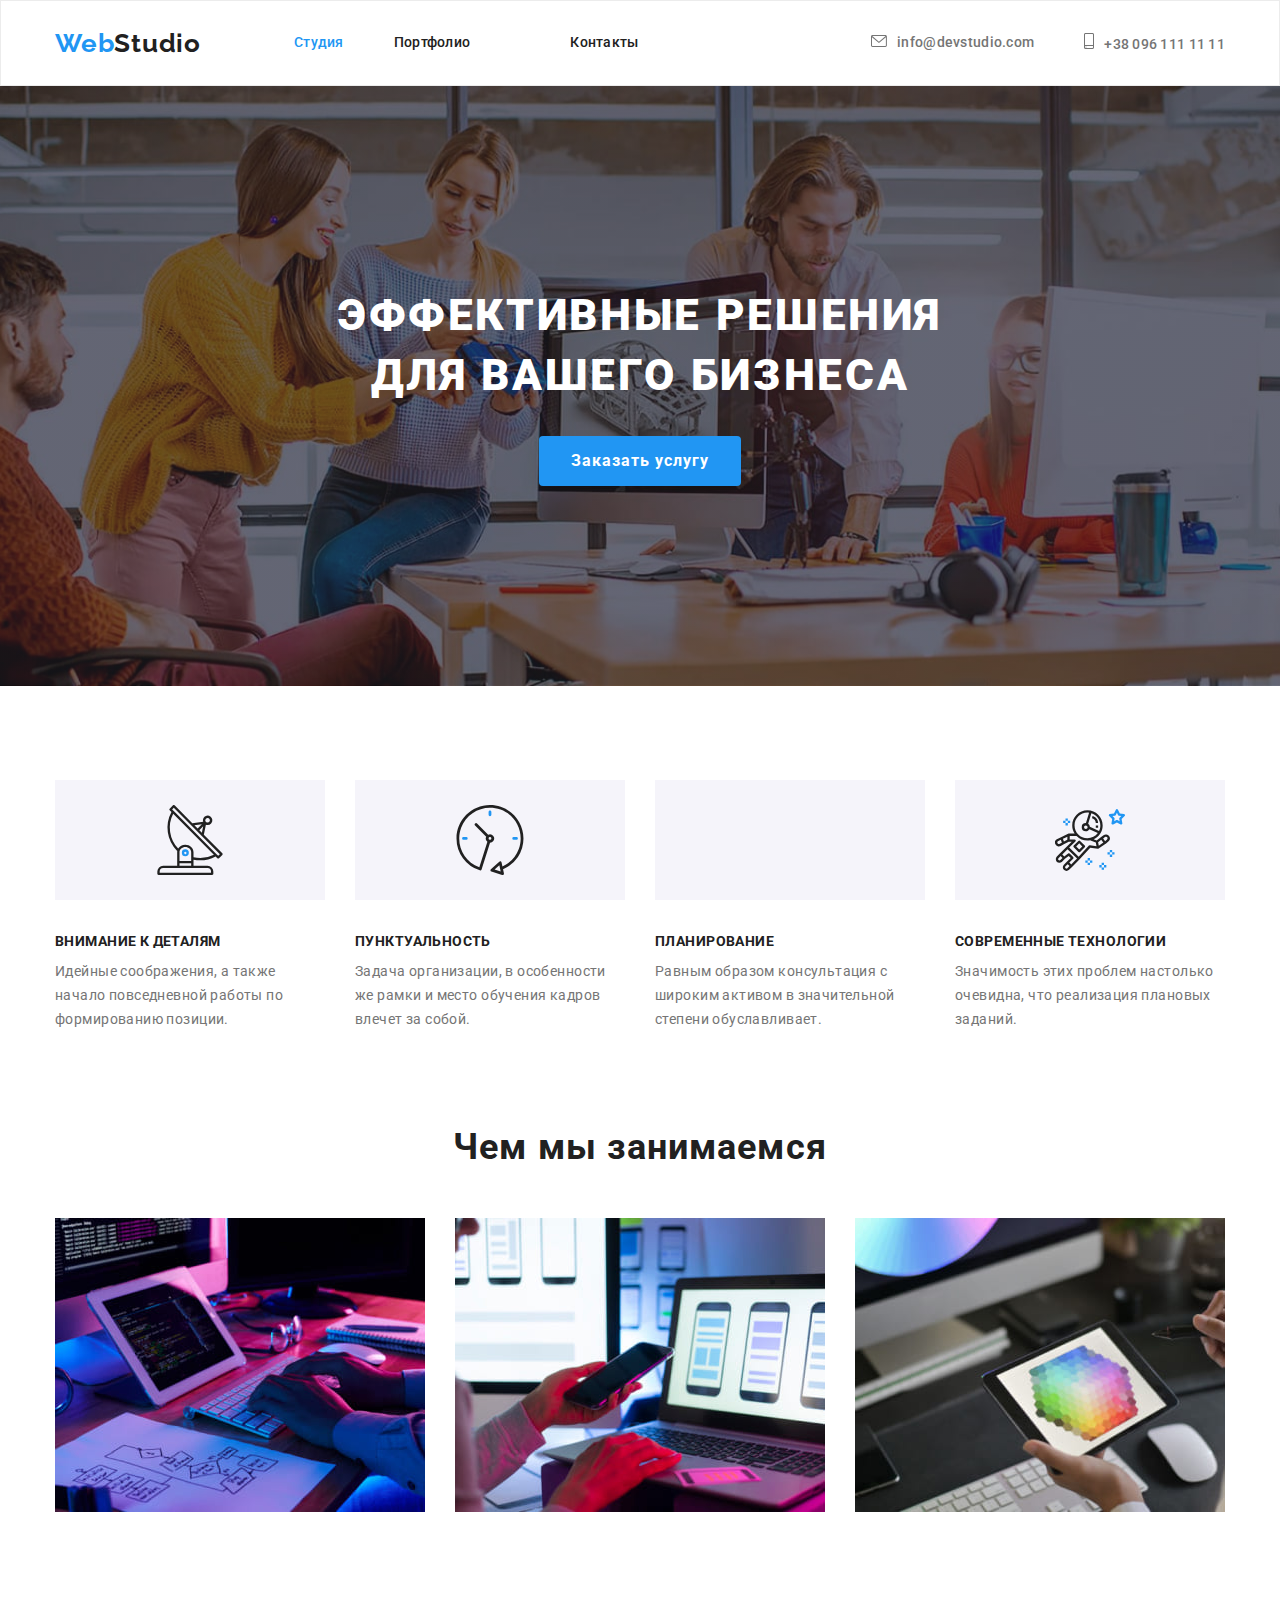
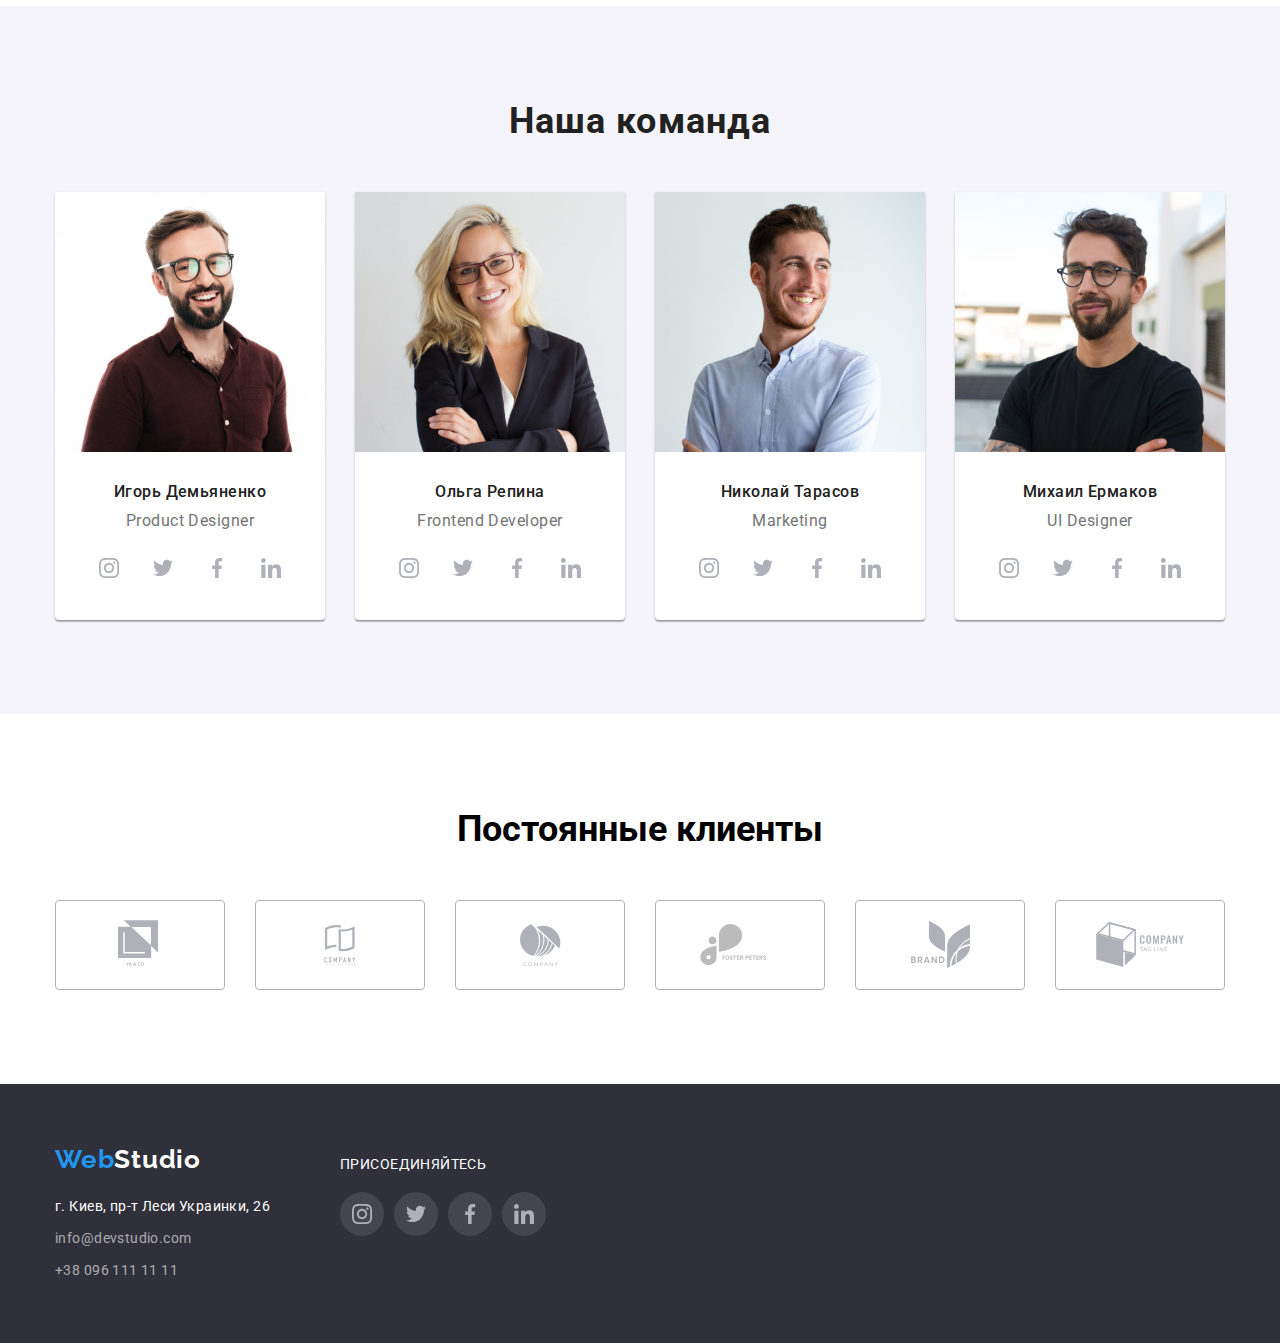
<file: index.html>
<!DOCTYPE html>
<html lang="ru">
<head>
    <meta charset="UTF-8">
    <meta name="viewport" content="width=device-width, initial-scale=1.0">
    <title>WebStudio</title>
    <link href="https://fonts.googleapis.com/css2?family=Raleway:wght@700&family=Roboto:wght@400;500;700;900&display=swap" rel="stylesheet">
    <link rel="stylesheet" href="https://cdnjs.cloudflare.com/ajax/libs/modern-normalize/1.0.0/modern-normalize.css">
    <link rel="stylesheet" href="./CSS/style.css">
</head>

<body>
<header >
    <div class="container header-box">
        <nav class="navigation">
            <a class="link logo" href="./index.html" aria-label="лого" lang="en"> <span class="logo-accent">Web</span>Studio</a>
            <ul class=" list nav-list">
            <li>
            <a class="link nav-link active" href="./index.html">Студия</a>
            </li>
            <li>
            <a class="link nav-link" href="./portfolio.html">Портфолио</a>               
            </li> 
            <li>
            </li>
            <a class="link nav-link" href="#contacts">Контакты</a>
            </li>
            </ul>
        </nav>
    <address>
            <ul class="list address-list-header">
            <li>
            <a class="link address-link-header" href="mailto:info@devstudio.com">
<svg class="icon-mail"><use href="./images/sprite.svg#icon-mail"></use>
</svg>info@devstudio.com</a>
            </li>
            <li>
            <a class="link address-link-header" href="tel:+380961111111">
<svg class="icon-smartphone"><use href="./images/sprite.svg#icon-smartphone"></use>
</svg>+38 096 111 11 11</a>
            </li>
            </ul>
    </address>
    </div>
    </header>

<main>
    <section class="section hero">
            <div class="container">
            <h1 class="title hero-title">Эффективные решения <br> для вашего бизнеса</h1>
            <button class="modal-button">Заказать услугу</button>
            </div>
    </section>
    <section class="section feature">
        <div class="container">
            <ul class="list feature-list">
            <li class="radio">
            <h3 class="title feature-title">Внимание к деталям</h3>
            <p class="feature-description">Идейные соображения, а также начало повседневной работы по формированию позиции.</p>
            </li>
            <li class="clock">
            <h3 class="title feature-title">Пунктуальность</h3>
            <p class="feature-description">Задача организации, в особенности же рамки и место обучения кадров влечет за собой.</p>
            </li>
            <li class="diagrm">
            <h3 class="title feature-title">Планирование</h3>
            <p class="feature-description">Равным образом консультация с широким активом в значительной степени обуславливает.</p>
            </li>
            <li class="nasa">
            <h3 class="title feature-title">Современные технологии</h3 >
            <p class="feature-description">Значимость этих проблем настолько очевидна, что реализация плановых заданий.</p>
            </li>
            </ul>
        </div>
    </section>

    <section class="section description">
        <div class="container">
            <h2 class="title description-title">Чем мы занимаемся</h2>
            <ul class="list description-list">
            <li>
            <img src="./images/box1.jpg" alt="Програмист пишет код" width="370" height="294">
            </li>
            <li>
            <img src="./images/box2.jpg" alt="Програмист делает кроспплатформинг" width="370" height="294">
            </li>
            <li>
            <img src="./images/box3.jpg" alt="Програмист работает с гамутом" width="370" height="294">
            </li>
            </ul>
        </div>
    </section>

    <section class="section team">
        <div class="container">
            <h2 class="title team-title">Наша команда</h2>
            <ul class="list team-list">
            <li >
            <img src="./images/bxn1.jpg" alt="Игорь Демьяненко" width="270" height="260">
            <h3 class="name">Игорь Демьяненко</h3>
            <p class="position" lang="en">Product Designer</p>
            <ul class="gray-list social-list list">
            <li class="social-list-item">
            <a class="social-list-link" href="#">
<svg><use href="./images/sprite.svg#icon-instagram"></use>
</svg>
            </a>
            </li>
            <li class="social-list-item">
            <a class="social-list-link" href="#">
<svg><use href="./images/sprite.svg#icon-twitter"></use>
</svg>
            </a>
            </li>
            <li class="social-list-item">
            <a class="social-list-link" href="#">
<svg><use href="./images/sprite.svg#icon-facebook"></use>
</svg>
            </a>
            </li>
            <li class="social-list-item">
            <a class="social-list-link" href="#">
<svg><use href="./images/sprite.svg#icon-linkedin"></use>
</svg>
            </a>
            </li>
            </ul>
            </li>
            <li>
            <img src="./images/bxn2.jpg" alt="Ольга Репина" width="270" height="260">
            <h3 class="name">Ольга Репина</h3>
            <p class="position" lang="en">Frontend Developer</p>
            <ul class="gray-list social-list list">
            <li class="social-list-item">
            <a class="social-list-link" href="#">
<svg><use href="./images/sprite.svg#icon-instagram"></use>
</svg>
            </a>
            </li>
            <li class="social-list-item">
            <a class="social-list-link" href="#">
<svg><use href="./images/sprite.svg#icon-twitter"></use>
</svg>
            </a>
            </li>
            <li class="social-list-item">
            <a class="social-list-link" href="#">
<svg><use href="./images/sprite.svg#icon-facebook"></use>
</svg>
            </a>
            </li>
            <li class="social-list-item">
            <a class="social-list-link" href="#">
<svg><use href="./images/sprite.svg#icon-linkedin"></use>
</svg>
            </a>
            </li>
            </ul>
            </li>
            <li>
            <img src="./images/bxn3.jpg" alt="Николай Тарасов" width="270" height="260">
            <h3 class="name">Николай Тарасов</h3>
            <p class="position" lang="en">Marketing</p>
            <ul class="gray-list social-list list">
            <li class="social-list-item">
            <a class="social-list-link" href="#">
<svg><use href="./images/sprite.svg#icon-instagram"></use>
</svg>
            </a>
            </li>
            <li class="social-list-item">
            <a class="social-list-link" href="#">
<svg><use href="./images/sprite.svg#icon-twitter"></use>
</svg>
            </a>
            </li>
            <li class="social-list-item">
            <a class="social-list-link" href="#">
<svg><use href="./images/sprite.svg#icon-facebook"></use>
</svg>
            </a>
            </li>
            <li class="social-list-item">
            <a class="social-list-link" href="#">
<svg><use href="./images/sprite.svg#icon-linkedin"></use>
</svg>
            </a>
            </li>
            </ul>
            </li>
            <li>
            <img src="./images/bxn4.jpg" alt="Михаил Ермаков" width="270" height="260">
            <h3 class="name">Михаил Ермаков</h3>
            <p class="position" lang="en">UI Designer</p> 
            <ul class="gray-list social-list list">
            <li class="social-list-item">
            <a class="social-list-link" href="#">
<svg><use href="./images/sprite.svg#icon-instagram"></use>
</svg>
            </a>
            </li>
            <li class="social-list-item">
            <a class="social-list-link" href="#">
<svg><use href="./images/sprite.svg#icon-twitter"></use>
</svg>
            </a>
            </li>
            <li class="social-list-item">
            <a class="social-list-link" href="#">
<svg><use href="./images/sprite.svg#icon-facebook"></use>
</svg>
            </a>
            </li>
            <li class="social-list-item">
            <a class="social-list-link" href="#">
<svg><use href="./images/sprite.svg#icon-linkedin"></use>
</svg>
            </a>
            </li>
            </ul>
            </li>
            </ul>
        </div>
    </section>

    <section class="section clients">
        <div class="container">
            <h2 class="clients-title">Постоянные клиенты</h2>
            <ul class="clients-list list">
            <li>
            <a href="#">
<svg class="icon-logo1">
<use href="./images/sprite.svg#icon-logo1"></use>
</svg>
            </a>
            </li>
            <li>
            <a href="#">
<svg class="icon-logo2">
<use href="./images/sprite.svg#icon-logo2"></use>
</svg>
            </a>
            </li>
            <li>
            <a href="#">
<svg class="icon-logo3">
<use href="./images/sprite.svg#icon-logo3"></use>
</svg>
            </a>
            </li>
            <li>
            <a href="#">
<svg class="icon-logo4">
<use href="./images/sprite.svg#icon-logo4"></use>
</svg>
            </a>
            </li>
            <li>
            <a href="#">
<svg class="icon-logo5">
<use href="./images/sprite.svg#icon-logo5"></use>
</svg>
            </a>
            </li>
            <li>
            <a href="#">
<svg class="icon-logo6">
<use href="./images/sprite.svg#icon-logo6"></use>
</svg>
</a>
            </li>
            </ul>
        </div>
    </section>

</main>

<footer>

    <div class="container footer-container">
        <div class="address-container">
            <a class="link logo footer" href="./index.html" aria-label="логотип веб студии" lang="en"><span class="logo-accent">Web</span>Studio</a>
            <address id="contacts">
            <ul class="list address-list-footer">
            <li>
            <a class="link location-link" href="https://goo.gl/maps/xZehDLnXvE4aku3U6" target="_blank">г. Киев, пр-т Леси Украинки, 26</a>
            </li>
            <li>
            <a class="link contact-link" href="mailto:info@devstudio.com">info@devstudio.com</a>
            </li>
            <li>
            <a class="link contact-link" href="tel:+380961111111">+38 096 111 11 11</a>
            </li>
            </ul>
            </address>
        </div>
        <div class="social-container">
            <p>Присоединяйтесь</p>
            <ul class="white-list social-list list">
            <li class="social-list-item">
            <a class="social-list-link" href="#">
<svg><use href="./images/sprite.svg#icon-instagram"></use>
</svg>
            </a>
            </li>
            <li class="social-list-item">
            <a class="social-list-link" href="#">
<svg><use href="./images/sprite.svg#icon-twitter"></use>
</svg>
            </a>
            </li>
            <li class="social-list-item">
            <a class="social-list-link" href="#">
<svg><use href="./images/sprite.svg#icon-facebook"></use>
</svg>
            </a>
            </li>
            <li class="social-list-item">
            <a class="social-list-link" href="#">
<svg><use href="./images/sprite.svg#icon-linkedin"></use>
</svg>
            </a>
            </li>
            </ul>
        </div>
        </div>
</footer>

</body>
</html>
</file>
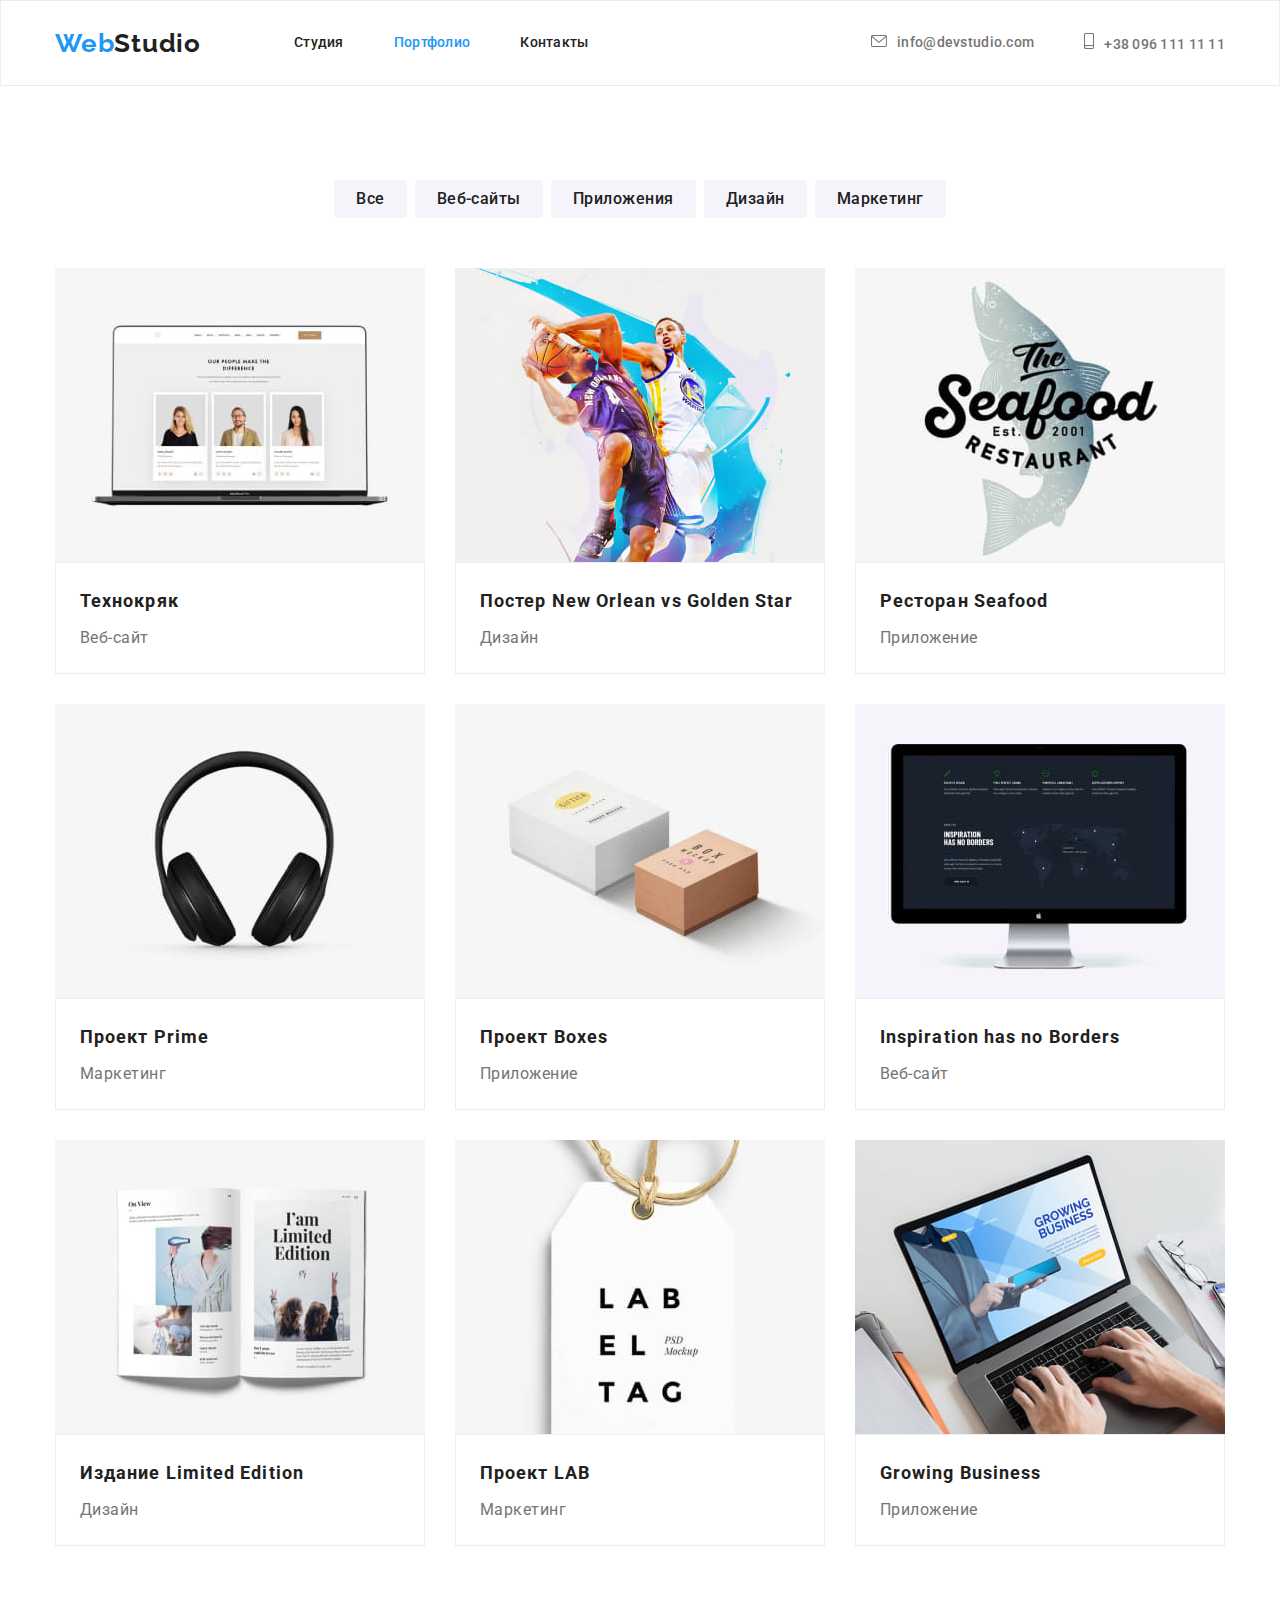
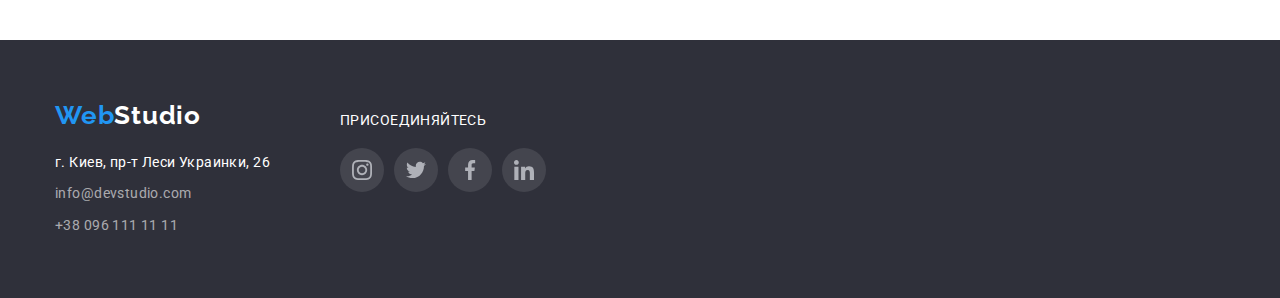
<file: portfolio.html>
<!DOCTYPE html>
<html lang="en">
<head>
    <meta charset="UTF-8">
    <meta name="viewport" content="width=device-width, initial-scale=1.0">
    <title>Portfolio</title>
    <link href="https://fonts.googleapis.com/css2?family=Raleway:wght@700&family=Roboto:wght@400;500;700;900&display=swap" rel="stylesheet">
    <link rel="stylesheet" href="https://cdnjs.cloudflare.com/ajax/libs/modern-normalize/1.0.0/modern-normalize.css">
    <link rel="stylesheet" href="./CSS/style.css">
</head>

<body>
<header>
    <div class="container">
        <nav class="navigation">
            <a class="link logo" href="./index.html" aria-label="лого" lang="en"> <span class="logo-accent">Web</span>Studio</a>
            <ul class=" list nav-list">
            <li>
            <a class="link nav-link" href="./index.html">Студия</a>
            </li>
            <li>
            <a class="link nav-link active" href="./portfolio.html">Портфолио</a>
            </li> 
            <li>
            <a class="link nav-link" href="#contacts">Контакты</a>
            </li>
            </ul>
        </nav>
    <address>
            <ul class="list address-list-header">
            <li>
            <a class="link address-link-header" href="mailto:info@devstudio.com">
<svg class="icon-mail"><use href="./images/sprite.svg#icon-mail"></use>
</svg>info@devstudio.com</a>
            </li>
            <li>
            <a class="link address-link-header" href="tel:+380961111111">
<svg class="icon-smartphone"><use href="./images/sprite.svg#icon-smartphone"></use>
</svg>+38 096 111 11 11</a>
            </li>
            </ul>
    </address>
    </div>
    </header>

<main>
    <section class="portfolio">
        <div class="container">
            <ul class="list menu">
            <li>
            <button class="menu-button" type="button">Все</button>
            </li>
            <li>
            <button class="menu-button" type="button">Веб-сайты</button>
            </li>
            <li>
            <button class="menu-button" type="button">Приложения</button>
            </li>
            <li>
            <button class="menu-button" type="button">Дизайн</button>
            </li>
            <li>
            <button class="menu-button" type="button">Маркетинг</button>
            </li>
            </ul>
            <ul class="list portfolio-list">
            <li>
            <a class="link" href="#">
            <img src="./images/cite.jpg" alt="сайт" width="370" height="294">
            <div class="textinside">
            <h2 class="portfolio-list-title">Технокряк</h2>
            <p class="filling">Веб-сайт</p>
            </div>
            </a>
            </li>
            <li>
            <a class="link" href="#">
            <img src="./images/basket.jpg" alt="баскетболиста" width="370" height="294">
            <div class="textinside">
            <h2 class="portfolio-list-title">Постер <span lang="en">New Orlean vs Golden Star</span></h2>
            <p class="filling">Дизайн</p>
            </div>
            </a>
            </li>
            <li>
            <a class="link" href="#">
            <img src="./images/sea.jpg" alt="Ресторан морской пищи" width="370" height="294">
            <div class="textinside">
            <h2 class="portfolio-list-title">Ресторан <span lang="en">Seafood</span></h2>
            <p class="filling">Приложение</p>
            </div>
            </a>
            </li>
            <li>
            <a class="link" href="#">
            <img src="./images/head.jpg" alt="наушники" width="370" height="294">
            <div class="textinside">
            <h2 class="portfolio-list-title">Проект <span lang="en">Prime</span></h2>
            <p class="filling">Маркетинг</p>
            </div>
            </a>
            </li>
            <li>
            <a class="link" href="#">
            <img src="./images/box.jpg" alt="коробки" width="370" height="294">
            <div class="textinside" >
            <h2 class="portfolio-list-title">Проект <span lang="en">Boxes</span></h2>
            <p class="filling">Приложение</p>
            </div>
            </a>
            </li>
            <li>
            <a class="link" href="#">
            <img src="./images/desktop.jpg" alt="монитор" width="370" height="294">
            <div class="textinside">
            <h2 class="portfolio-list-title" lang="en">Inspiration has no Borders</h2>
            <p class="filling">Веб-сайт</p>
            </div>
            </a>
            </li>
            <li>
            <a class="link" href="#">
            <img src="./images/book.jpg" alt="книга" width="370" height="294">
            <div class="textinside">
            <h2 class="portfolio-list-title">Издание <span lang="en">Limited Edition</span></h2>
            <p class="filling">Дизайн</p>
            </div>
            </a>
            </li>
            <li>
            <a class="link" href="#">
            <img src="./images/dogtag.jpg" alt="бирка" width="370" height="294">
            <div class="textinside">
            <h2 class="portfolio-list-title">Проект <span lang="en">LAB</span></h2>
            <p class="filling">Маркетинг</p>
            </div>
            </a>
            </li>
            <li>
            <a class="link" href="#">
            <img src="./images/notebook.jpg" alt="ноутбук" width="370" height="294">
            <div class="textinside">
            <h2 class="portfolio-list-title" lang="en">Growing Business</h2>
            <p class="filling">Приложение</p>
            </div>
            </a>
            </li>
            </ul>
        </div>
    </section>
</main>

    <footer>
        <div class="container footer-container">
         <div class="address-container">
            <a class="link logo footer" href="./index.html" aria-label="логотип веб студии" lang="en"><span class="logo-accent">Web</span>Studio</a>
            <address id="contacts">
            <ul class="list address-list-footer">
            <li>
            <a class="link location-link" href="https://goo.gl/maps/xZehDLnXvE4aku3U6" target="_blank">г. Киев, пр-т Леси Украинки, 26</a>
            </li>
            <li>
            <a class="link contact-link" href="mailto:info@devstudio.com">info@devstudio.com</a>
            </li>
            <li>
            <a class="link contact-link" href="tel:+380961111111">+38 096 111 11 11</a>
            </li>
            </ul>
            </address>
        </div>
        <div class="social-container">
            <p>Присоединяйтесь</p>
            <ul class="white-list social-list list">
            <li class="social-list-item">
            <a class="social-list-link" href="#">
<svg><use href="./images/sprite.svg#icon-instagram"></use>
</svg>
            </a>
            </li>
            <li class="social-list-item">
            <a class="social-list-link" href="#">
<svg><use href="./images/sprite.svg#icon-twitter"></use>
</svg>
            </a>
            </li>
            <li class="social-list-item">
            <a class="social-list-link" href="#">
<svg><use href="./images/sprite.svg#icon-facebook"></use>
</svg>
            </a>
            </li>
            <li class="social-list-item">
            <a class="social-list-link" href="#">
<svg><use href="./images/sprite.svg#icon-linkedin"></use>
</svg>
            </a>
            </li>
 
            </ul>
        </div>
        </div>

</footer>
    
</body>
</html>
</file>
<file: CSS/style.css>
*,
*::before,
*::after {
    margin: 0px;
    padding: 0px;
}
:root {
    --accent-color: #2196F3;
    --primary-title-color: #212121;
    --primary-text-color: #757575;
    --secondary-title-color: #FFFFFF;
    --secondary-text-color: rgba(255, 255, 255, 0.6);
    --main-font: Roboto, sans-serif;
    --secondary-font: Raleway, sans-serif;
    --background-color: #F5F4FA;
    --color-icon: #AFB1B8;
}

body{
    font-family: var(--main-font);
    font-style: normal;
}

.list {
    list-style: none;
  }
  
  .link {
    text-decoration: none;
    display: inline-block;
 }
  address {
    font-style: normal;
}
.social-list>li:not(:last-child) {
    margin-right: 10px;
}
.social-list{
    display: flex;
}
.social-list-link {
    display: flex;
    justify-content: center;
    align-items: center;
    width: 44px;
    height: 44px;
    border-radius: 50%;   
}
.social-list-link svg {
    width: 20px;
    height: 20px;
}
.social-list-link:hover svg,
.social-list-link:focus svg {
    fill: var(--secondary-title-color);
}
.social-list-link:hover,
.social-list-link:focus {
    background-color: var(--accent-color);
} 
header .container {
    display: flex;
    justify-content: space-between;
}
header {
    border: 1px solid #ECECEC;
}
.navigation {
    display: flex;
    justify-content: start;
    align-items: center;
}
.navigation :not(:last-child) {
    margin-right: 93px;
}
.logo {
    font-family: var(--secondary-font);
    color: var(--primary-title-color);
    font-weight: 700;
    font-size: 26px;
    line-height: 1.19;
    letter-spacing: 0.03em;
}
.logo-accent {
    color: var(--accent-color);
}
.nav-list{
    display: flex;
    justify-content: end;
}
.nav-list li:not(:last-child) {
    margin-right: 50px;
}
.nav-link {
    font-weight: 500;
    font-size: 14px;
    line-height: 1.14;
    letter-spacing: 0.02em;
    color: var(--primary-title-color);
    padding-top: 32px;
    padding-bottom: 32px;
 }
.nav-link:hover,
.nav-link:focus {
      color: var(--accent-color);
 }
.nav-list .link.active {
    color: var(--accent-color);
 }
.address-list-header {
    display: flex;
    justify-content: end;
    align-items: center;
 }
  .address-list-header li:not(:first-child) {
    margin-left: 50px;
}
.icon-mail {
    width: 16px;
    height: 12px;
    margin-right: 10px;
    fill: var(--primary-text-color);
}
.icon-smartphone {
    width: 10px;
    height: 16px;
    margin-right: 10px;
    fill: var(--primary-text-color);
}
.address-link-header:hover svg,
.address-link-header:focus svg {
    fill: var(--accent-color);
}
.address-link-header {
    font-weight: 500;
    font-size: 14px;
    line-height: 1.14;
    letter-spacing: 0.02em;
    color: var(--primary-text-color);
    padding-top: 32px;
    padding-bottom: 32px;
 }
.address-link-header:hover,
.address-link-header:focus {
      color: var(--accent-color);
 }
.container {
      margin-left: auto;
      margin-right: auto;
      width: 1200px;
      padding-left: 15px;
      padding-right: 15px;
  }
.hero {
    padding-top: 200px;
    padding-bottom: 200px;
    background-color: #C4C4C4;
    background-image:linear-gradient(to right, rgba(47,48,58,0.4), rgba(47,48,58,0.4)), url(../images/Img-min.jpg);
    background-repeat: no-repeat;
    background-position: center;
}
.hero-title {
    font-weight: 900;
    font-size: 44px;
    line-height: 1.36;
    text-align: center;
    letter-spacing: 0.06em;
    text-transform: uppercase;
    color: var(--secondary-title-color);
    margin-bottom: 30px;
}
.modal-button {
    display: block;
    margin-left: auto;
    margin-right: auto;
    padding: 10px 32px;
    border-radius: 4px;
    border: none;
    
    font-family: inherit;
    font-weight: 700;
    font-size: 16px;
    line-height: 1.87;
    text-align: center;
    letter-spacing: 0.06em;
    background-color: var(--accent-color);
    color: var(--secondary-title-color);
    box-shadow: 0px 4px 4px rgba(0, 0, 0, 0.15); 
}
.feature {
    padding-top: 94px;
    padding-bottom: 94px;
}
.feature-list {
    display: flex;
}
.feature-list li {
    width: 270px;
}
.feature-list li:not(:last-child) {
    margin-right: 30px;
}
.feature-list li::before {
    content: "";
    display: inline-block;
    height: 120px;
    width: 270px;
    background-color:#F5F4FA;
    margin-bottom: 30px;
    background-size: 70px;
    background-position: center;
    background-repeat: no-repeat;
}
.radio::before {
    background-image: url(../images/radio.svg);
}
.clock::before {
    background-image: url(../images/clock.svg);
}
.diagram::before{
    background-image: url(../images/diagrm.svg);
}
.nasa::before {
    background-image: url(../images/nasa.svg);
}
.feature-title {
    font-weight: 700;
    font-size: 14px;
    line-height: 1.14;
    letter-spacing: 0.03em;
    text-transform: uppercase;
    color: var(--primary-title-color);
    margin-bottom: 10px;
}
.feature-description {
    font-weight: 400;
    font-size: 14px;
    line-height: 1.71;
    letter-spacing: 0.03em;
    color: var(--primary-text-color);
}
.description {
    padding-bottom: 94px;
}
.description-list {
    display: flex;
    justify-content: space-between;
}
.description-list img {
    display: block;
}
.description-title,
.team-title {
    font-weight: 700;
    font-size: 36px;
    line-height: 1.17;
    text-align: center;
    letter-spacing: 0.03em;
    color: var(--primary-title-color);
    margin-bottom: 50px;
}
.team {
    padding-top: 94px;
    padding-bottom: 94px;
    background-color: var(--background-color);
}
.team-list {
    display: flex;
    justify-content: space-between;
}
.team-list img {
    display: block;
    margin-bottom: 30px; 
}
.team-list>li {
    width: 270px;
    background-color: var(--secondary-title-color);
    box-shadow: 0px 1px 3px rgba(0, 0, 0, 0.12), 0px 1px 1px rgba(0, 0, 0, 0.14), 0px 2px 1px rgba(0, 0, 0, 0.2);
    border-radius: 0px 0px 4px 4px;
    padding-bottom: 30px;
}
.name {
    font-weight: 500;
    font-size: 16px;
    line-height: 1.19;
    text-align: center;
    letter-spacing: 0.03em;
    color: var(--primary-title-color);
    margin-bottom: 10px;
}
.position {
    font-weight: 400;
    font-size: 16px;
    line-height: 1.19;
    text-align: center;
    letter-spacing: 0.03em;
    color: var(--primary-text-color);
    margin-bottom: 16px;
}
.gray-list {
    width: 206px;
    margin: auto;
}
.gray-list svg {
    fill: var(--color-icon);
}
.gray-list a {
    background-color:  var(--secondary-title-color);
}
.clients {
    padding-top: 94px;
    padding-bottom: 94px;
}
.clients-title {
    font-family: var(--main-font);
    font-size: 36px;
    font-weight: 700;
    line-height: 42px;
    letter-spacing: 0,03em;
    text-align: center;
    margin-bottom: 50px;
}
.clients-list {
    display: flex;
    justify-content: space-between;
}
.clients-list a {
    display: flex;
    justify-content: center;
    align-items: center;
    width: 170px;
    height: 90px;
    border-radius: 4px;
    border: 1px solid var(--color-icon);
}
.clients-list a:hover,
.clients-list a:focus {
    border-color: var(--accent-color);
}
.clients-list a:hover svg,
.clients-list a:focus svg {
    fill: var(--accent-color);
}
.clients-list svg {
    fill: var(--color-icon);
}
.icon-logo1 {
    height: 49.22px;
    width: 44.26px;
}
.icon-logo2 {
    height: 40px;
    width: 52px;
}
.icon-logo3 {
    height: 42.60px;
    width: 41px;
}
.icon-logo4 {
    height: 42.02px;
    width: 79.65px;
}
.icon-logo5 {
    height: 47px;
    width: 59px;
}
.icon-logo6 {
    height: 45.44px;
    width: 88.48px;
}
footer {
    background-color: #2F303A;
    padding-top: 60px;
    padding-bottom: 60px;
} 
.footer-container {
    display: flex;
}
.address-container {
    margin-right: 70px;
}
.logo.footer {
    color: var(--secondary-title-color);
    margin-bottom: 20px;
}
.address-list-footer>li:not(:last-child) {
   margin-bottom: 8px;
}
.location-link {
    font-weight: 400;
    font-size: 14px;
    line-height: 1.71;
    letter-spacing: 0.03em;  
    color: var(--secondary-title-color);
}
.contact-link {
    font-weight: 400;
    font-size: 14px;
    line-height: 1.71;
    letter-spacing: 0.03em;  
    color: var(--secondary-text-color);   
}
.social-container {
    padding-top: 12px;
}
.social-container p {
    font-family: var(--main-font)
    font-weight: 400;
    font-size: 14px;
    line-height: 16px;
    letter-spacing: 0.03em;
    text-transform: uppercase;
    color: var(--secondary-title-color);
    margin-bottom: 20px;
}
.white-list a {
    background: rgba(255, 255, 255, 0.1);
}
.white-list svg {
    fill: var(--secondary-title-color);
}
.portfolio{
    padding-top: 94px;
    padding-bottom: 94px;
}
.menu {
    display: flex;
    justify-content: center;
    margin-bottom: 50px;
}
.menu-button {
    font-family: inherit;
    font-weight: 500;
    font-size: 16px;
    line-height: 1.62;
    text-align: center;
    letter-spacing: 0.03em;
    color: var(--primary-title-color);
    background-color: var(--background-color);
    padding: 6px 22px;
    border-radius: 4px;
    border: none;
}
.menu>li:not(:last-child) {
    margin-right: 8px;
}
.menu-button:focus, 
.menu-button:hover {
    background-color: var(--accent-color);
    color: var(--secondary-title-color);
    box-shadow: 0px 3px 1px rgba(0, 0, 0, 0.1), 0px 1px 2px rgba(0, 0, 0, 0.08), 0px 2px 2px rgba(0, 0, 0, 0.12);
}
.portfolio-list img{
    display: block;
}
.portfolio-list {
    display: flex;
    flex-wrap: wrap;
}
.portfolio-list a:hover,
.portfolio-list a:focus  {
    box-shadow: 0px 1px 1px rgba(0, 0, 0, 0.12), 0px 4px 4px rgba(0, 0, 0, 0.06), 1px 4px 6px rgba(0, 0, 0, 0.16);
}
.portfolio-list li:not(:nth-child(3n)) {
    margin-right: 30px;
}
.portfolio-list li:not(:nth-last-child(-n+3)) {
    margin-bottom: 30px;
}
.portfolio-list-title {
    font-weight: 700;
    font-size: 18px;
    line-height: 2;
    letter-spacing: 0.06em;
    color: var(--primary-title-color);
    margin-bottom: 4px;
}
.filling {
    font-weight: 400;
    font-size: 16px;
    line-height: 1.87;
    letter-spacing: 0.03em;
    color: var(--primary-text-color);
}
.textinside {
    background: #FFFFFF;
    border: 1px solid #EEEEEE;
    padding: 20px 24px;
}
</file>
